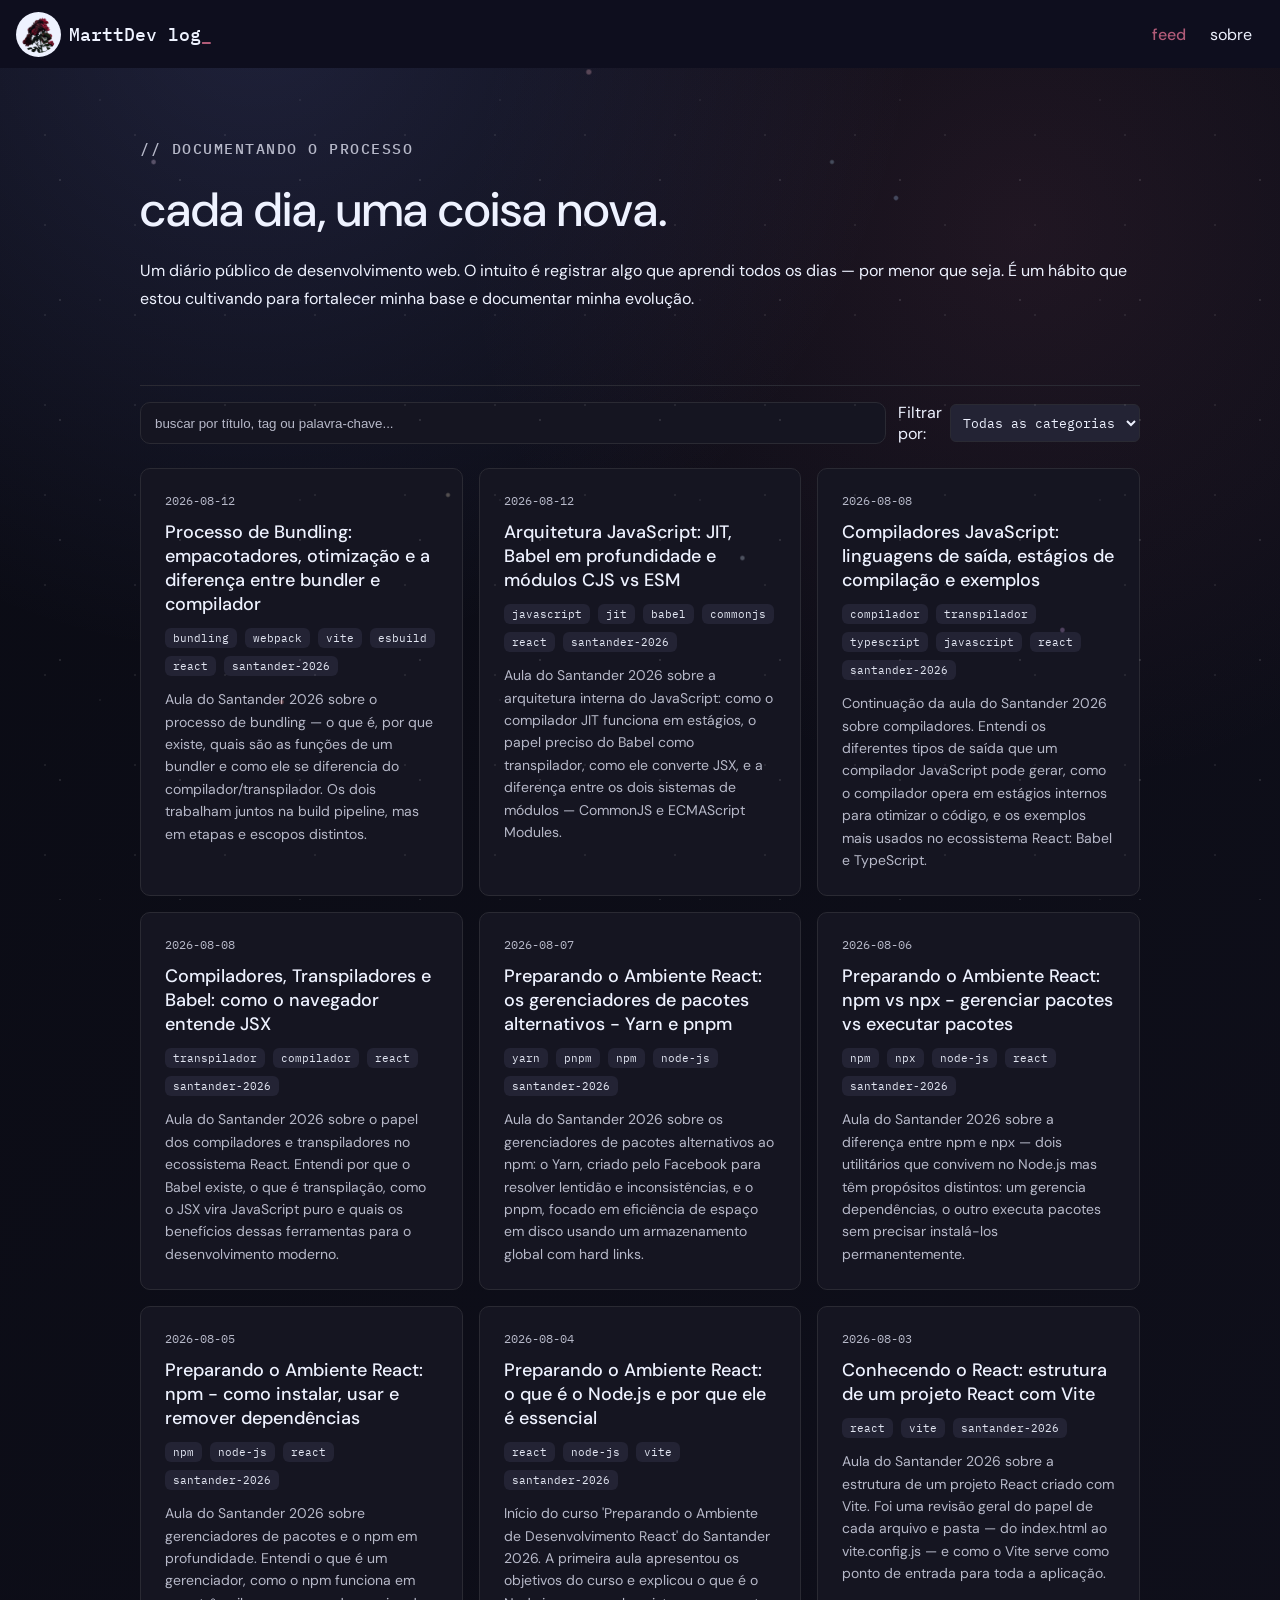
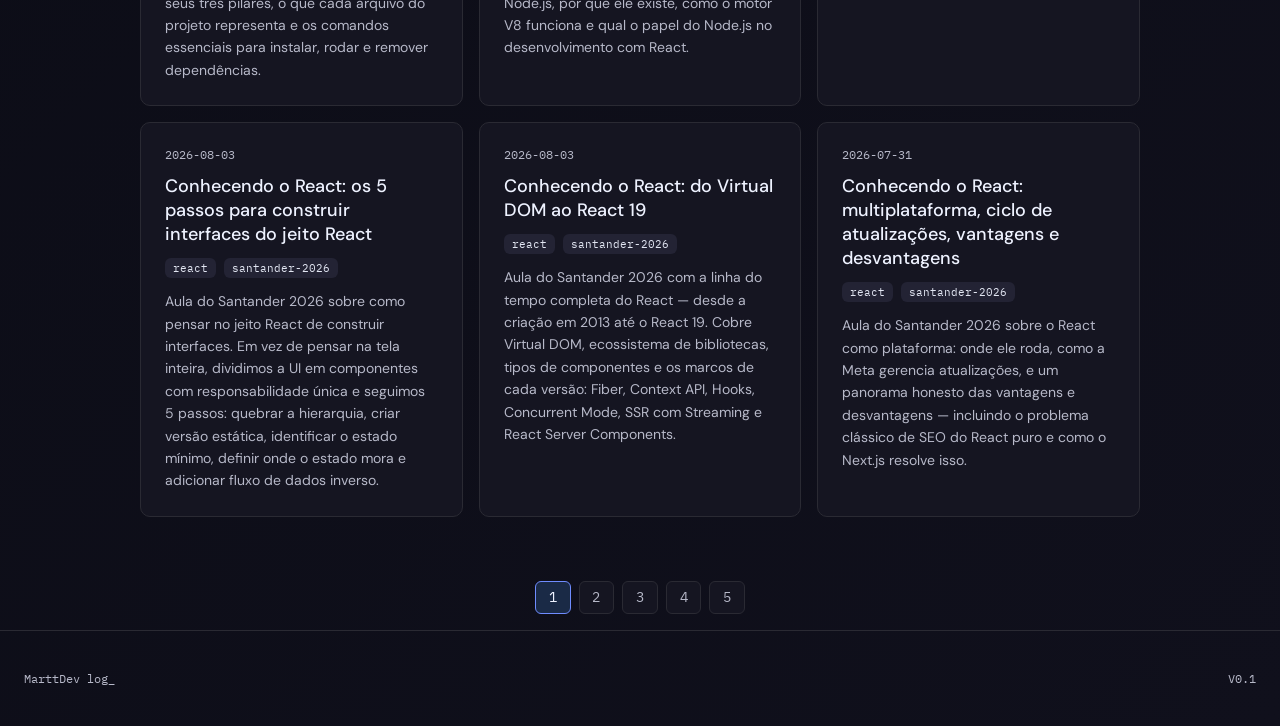
<file: index.html>
<!DOCTYPE html>
<html lang="pt-BR">
<head>
    <meta charset="UTF-8">
    <meta name="viewport" content="width=device-width, initial-scale=1.0">
    <title>MarttDev log_ — feed de aprendizado</title>

    <link rel="shortcut icon" href="assets/favicon.png" type="image/x-icon">
    <link rel="stylesheet" href="styles/base.css">
    <link rel="stylesheet" href="styles/header.css">
    <link rel="stylesheet" href="styles/hero.css">
    <link rel="stylesheet" href="styles/entries-grid.css">
    <link rel="stylesheet" href="styles/toolbar.css">

    <link rel="stylesheet" href="https://cdnjs.cloudflare.com/ajax/libs/font-awesome/6.4.2/css/all.min.css">
</head>
<body data-page="feed">
    <header class="header">
        <div class="logo">
            <img src="assets/logo-img.png" alt="Imagem de rosas vermelhas">
            <a href="index.html">MarttDev log<span>_</span></a>
        </div>

        <nav class="menu">
            <ul>
                <li data-link="feed"><a href="index.html">feed</a></li>
                <li data-link="about"><a href="sobre.html">sobre</a></li>
            </ul>
        </nav>
    </header>

    <main>
        <section class="hero">
            <p class="eyebrow">// Documentando o processo</p>

            <h1>cada dia, uma coisa nova.</h1>
            <p>Um diário público de desenvolvimento web. O intuito é registrar algo que aprendi todos os dias — por menor que seja. É um hábito que estou cultivando para fortalecer minha base e documentar minha evolução.</p>
        </section>

        <div class="toolbar">
            <input type="text" class="search-input" id="search-input" placeholder="buscar por título, tag ou palavra-chave...">
            <div class="tags-container">
                <label for="tag-filter">Filtrar por:</label>
                <select name="tag-filter" class="tag-select" id="tag-filter"></select>
            </div>
        </div>

        <div class="entries-grid" id="entries-container"></div>
        <div id="pagination-container" class="pagination"></div>
    </main>

    <footer>
        <span>MarttDev log_</span>
        <span>V0.1</span>
    </footer>
    
    <script src="scripts/api.js"></script>
    <script src="scripts/main.js"></script>
</body>
</html>
</file>
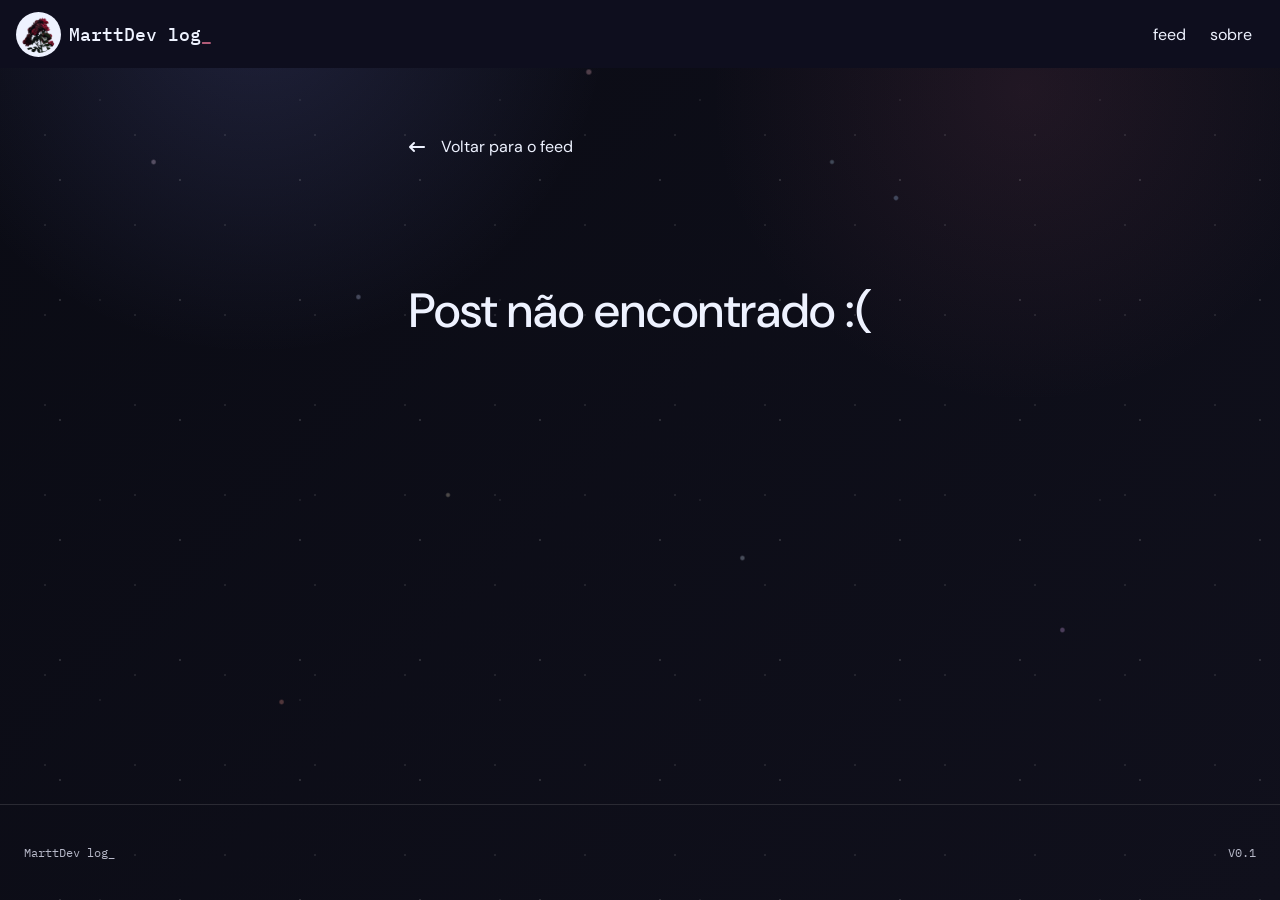
<file: post.html>
<!DOCTYPE html>
<html lang="pt-BR">
<head>
    <meta charset="UTF-8">
    <meta name="viewport" content="width=device-width, initial-scale=1.0">
    <title id="page-title">Carregando post...</title>

    <link rel="shortcut icon" href="assets/favicon.png" type="image/x-icon">
    <link rel="stylesheet" href="styles/base.css">
    <link rel="stylesheet" href="styles/header.css">
    <link rel="stylesheet" href="styles/post.css">
    <link rel="stylesheet" href="https://cdnjs.cloudflare.com/ajax/libs/font-awesome/6.4.2/css/all.min.css">
</head>
<body>
    <header class="header">
        <div class="logo">
            <img src="assets/logo-img.png" alt="Imagem de rosas vermelhas">
            <a href="index.html">MarttDev log<span>_</span></a>
        </div>

        <nav class="menu">
            <ul>
                <li data-link="feed"><a href="index.html">feed</a></li>
                <li data-link="about"><a href="sobre.html">sobre</a></li>
            </ul>
        </nav>
    </header>

    <main>
        <article class="post-content">
            <a href="index.html" class="back-link">
                <i class="fa-solid fa-arrow-left-long"></i>
                <span>Voltar para o feed</span> 
            </a>

            <header class="post-header">
                <span id="post-date" class="date"></span>
                <h1 id="post-title"></h1>
                <div id="post-tags" class="tags"></div>
            </header>

            <div id="post-body" class="content"></div>
        </article>
    </main>

    <footer>
        <span>MarttDev log_</span>
        <span>V0.1</span>
    </footer>

    <script src="scripts/api.js"></script>
    <script src="scripts/post.js"></script>
</body>
</html>
</file>
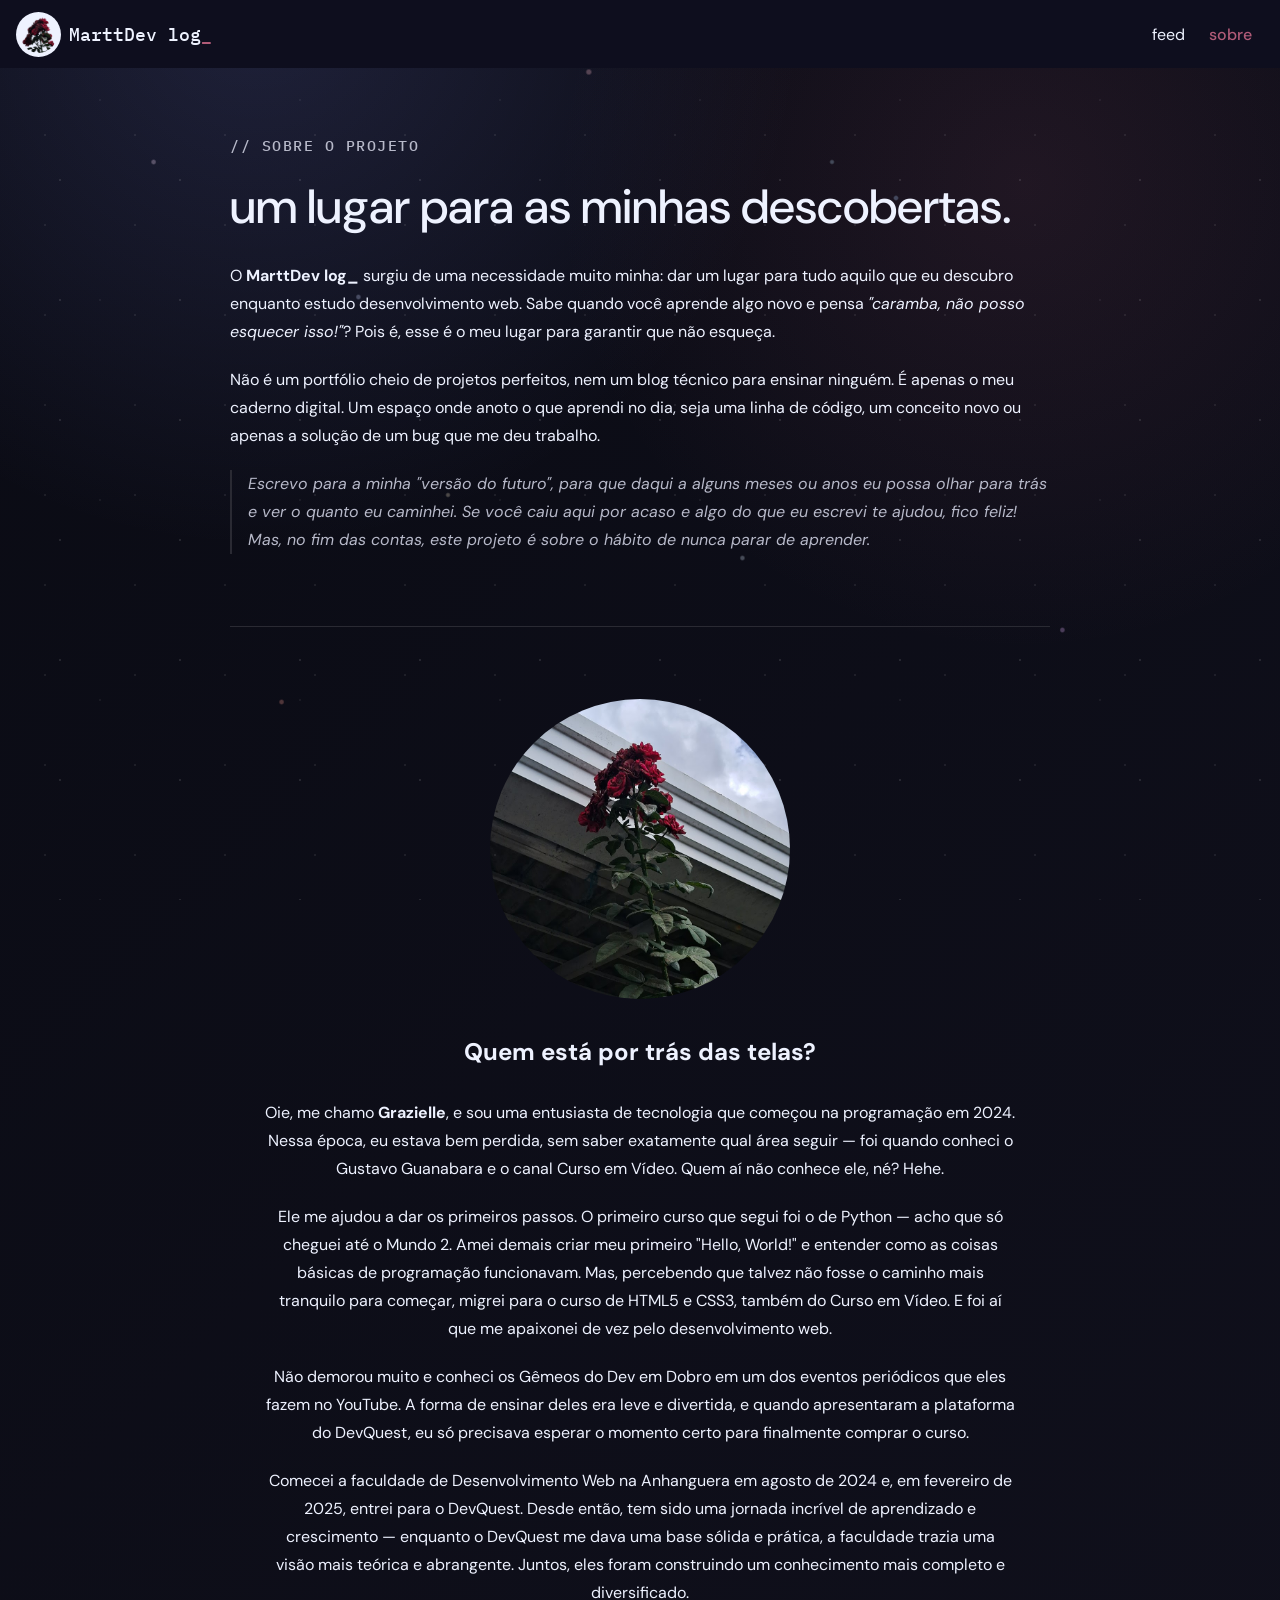
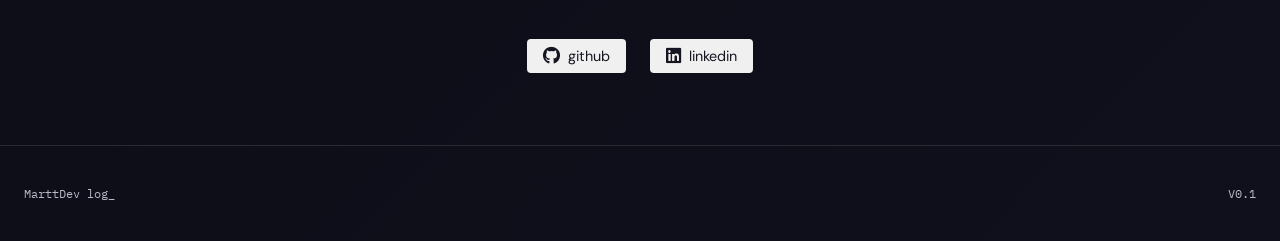
<file: sobre.html>
<!DOCTYPE html>
<html lang="pt-BR">

<head>
    <meta charset="UTF-8">
    <meta name="viewport" content="width=device-width, initial-scale=1.0">
    <title>Sobre MarttDev log_</title>

    <link rel="shortcut icon" href="assets/favicon.png" type="image/x-icon">
    <link rel="stylesheet" href="styles/base.css">
    <link rel="stylesheet" href="styles/header.css">
    <link rel="stylesheet" href="styles/hero.css">
    <link rel="stylesheet" href="styles/about.css">

    <link rel="stylesheet" href="https://cdnjs.cloudflare.com/ajax/libs/font-awesome/6.4.2/css/all.min.css">
</head>

<body data-page="about">
    <header class="header">
        <div class="logo">
            <img src="assets/logo-img.png" alt="Imagem de rosas vermelhas">
            <a href="index.html">MarttDev log<span>_</span></a>
        </div>

        <nav class="menu">
            <ul>
                <li data-link="feed"><a href="index.html">feed</a></li>
                <li data-link="about"><a href="sobre.html">sobre</a></li>
            </ul>
        </nav>
    </header>

    <main>
        <article class="about">
            <p class="eyebrow">// Sobre o Projeto</p>
            <h1>um lugar para as minhas descobertas.</h1>

            <div class="content">
                <p>
                    O <strong>MarttDev log_</strong> surgiu de uma necessidade muito minha: dar um lugar para tudo
                    aquilo que eu descubro enquanto estudo desenvolvimento web. Sabe quando você aprende algo novo e
                    pensa <em>"caramba, não posso esquecer isso!"</em>? Pois é, esse é o meu lugar para garantir que não
                    esqueça.
                </p>

                <p>
                    Não é um portfólio cheio de projetos perfeitos, nem um blog técnico para ensinar ninguém. É apenas o
                    meu caderno digital. Um espaço onde anoto o que aprendi no dia, seja uma linha de código, um
                    conceito novo ou apenas a solução de um bug que me deu trabalho.
                </p>

                <p class="muted">
                    Escrevo para a minha "versão do futuro", para que daqui a alguns meses ou anos eu possa olhar para
                    trás e ver o quanto eu caminhei. Se você caiu aqui por acaso e algo do que eu escrevi te ajudou,
                    fico feliz! Mas, no fim das contas, este projeto é sobre o hábito de nunca parar de aprender.
                </p>
            </div>
        </article>

        <section class="author-section">
            <div class="author-image">
                <img src="assets/foto-rosas-vermelhas.jpg" alt="Foto de rosas vermelhas que eu mesma tirei">
            </div>

            <div class="author-info">
                <h2>Quem está por trás das telas?</h2>
                <div class="content">
                    <p>
                        Oie, me chamo <strong>Grazielle</strong>, e sou uma entusiasta de tecnologia que
                        começou na programação em 2024. Nessa época, eu estava bem perdida, sem saber exatamente qual
                        área seguir — foi quando conheci o Gustavo Guanabara e o canal Curso em Vídeo. Quem aí não
                        conhece ele, né? Hehe.
                    </p>
                    <p>
                        Ele me ajudou a dar os primeiros passos. O primeiro curso que segui foi o de Python — acho que
                        só cheguei até o Mundo 2. Amei demais criar meu primeiro "Hello, World!" e entender como as
                        coisas básicas de programação funcionavam. Mas, percebendo que talvez não fosse o caminho mais
                        tranquilo para começar, migrei para o curso de HTML5 e CSS3, também do Curso em Vídeo. E foi aí
                        que me apaixonei de vez pelo desenvolvimento web.
                    </p>
                    <p>
                        Não demorou muito e conheci os Gêmeos do Dev em Dobro em um dos eventos periódicos que eles
                        fazem no YouTube. A forma de ensinar deles era leve e divertida, e quando apresentaram a
                        plataforma do DevQuest, eu só precisava esperar o momento certo para finalmente comprar o curso.
                    </p>
                    <p>
                        Comecei a faculdade de Desenvolvimento Web na Anhanguera em agosto de 2024 e, em fevereiro de
                        2025, entrei para o DevQuest. Desde então, tem sido uma jornada incrível de aprendizado e
                        crescimento — enquanto o DevQuest me dava uma base sólida e prática, a faculdade trazia uma
                        visão mais teórica e abrangente. Juntos, eles foram construindo um conhecimento mais completo e
                        diversificado.
                    </p>
                </div>

                <div class="author-social">
                    <a href="https://github.com/grazielle-marttdev" target="_blank" class="social-link" rel="noopener noreferrer">
                        <i class="fa-brands fa-github" ></i>
                        github
                    </a>
                    <a href="https://www.linkedin.com/in/grazielle-martins-557b61334/" target="_blank" class="social-link" rel="noopener noreferrer">
                        <i class="fa-brands fa-linkedin"></i>
                        linkedin
                    </a>
                </div>
            </div>

        </section>
    </main>

    <footer>
        <span>MarttDev log_</span>
        <span>V0.1</span>
    </footer>
</body>

</html>
</file>
<file: styles/base.css>
@import url('https://fonts.googleapis.com/css2?family=DM+Sans:ital,opsz,wght@0,9..40,100..1000;1,9..40,100..1000&family=IBM+Plex+Mono:ital,wght@0,100;0,200;0,300;0,400;0,500;0,600;0,700;1,100;1,200;1,300;1,400;1,500;1,600;1,700&display=swap');

:root {
    --background: #0e0e1e;
    --surface: #151521;

    --text: #eef2ff;
    --muted: #b7b9c9;

    --accent-blue: #6f8cff;
    --accent-wine: #b15b78;
    --accent-cosmic: #8b95ff;

    --tag-gray-text: #e2e6f2;
    --tag-gray-bg: #232334;
    --tag-blue-bg: #1a2a46;

    --success: #34d399;
    --warning: #fbbf24;
    --warning-dark: #f59e0b;
    --danger: #ff6b6b;
    
    --terminal-green: #32d74b;
    --terminal-yellow: #ffbf47;

    --border: #2a2a33;
    --border-hover: #3a3a48;

    --font-sans: "DM Sans",system-ui, sans-serif;
    --font-monospace: "IBM Plex Mono", ui-monospace, monospace;
}

* {
    margin: 0;
    padding: 0;
    box-sizing: border-box;
}

html {
    scrollbar-width: thin;
    scrollbar-color: rgba(111, 140, 255, 0.55) transparent;
}

body::-webkit-scrollbar,
html::-webkit-scrollbar {
    width: 10px;
    height: 10px;
}

body::-webkit-scrollbar-track, 
html::-webkit-scrollbar-track {
    background: transparent;
}

body::-webkit-scrollbar-thumb,
html::-webkit-scrollbar-thumb {
    background: linear-gradient(180deg, rgba(111, 140, 255, 0.75), rgba(177, 91, 120, 0.7));
    border-radius: 999px;
    border: 2px solid transparent;
    background-clip: padding-box;
}

body::-webkit-scrollbar-thumb:hover,
html::-webkit-scrollbar-thumb:hover {
    background: linear-gradient(180deg, rgba(139, 149, 255, 0.9), rgba(193, 109, 135, 0.85));
}

ul {
    list-style: none;
}

a {
    text-decoration: none;
    color: inherit;
}

body {
    font-family: var(--font-sans);
    background-color: var(--background);
    color: var(--text);
    display: flex;
    flex-direction: column;
    min-height: 100dvh;
    position: relative;
    overflow-x: hidden;
    background-image:
        radial-gradient(circle at 20% 0%, rgba(139, 149, 255, 0.16), transparent 26%),
        radial-gradient(circle at 80% 10%, rgba(177, 91, 120, 0.12), transparent 24%),
        linear-gradient(135deg, #0a0b14 0%, #10101c 100%);
}

body::before {
    content: "";
    position: fixed;
    inset: 0;
    pointer-events: none;
    background-image:
        radial-gradient(circle, rgba(255,255,255,0.85) 1px, transparent 1px),
        radial-gradient(circle, rgba(255,255,255,0.6) 1px, transparent 1px),
        radial-gradient(circle, rgba(255,255,255,0.45) 1px, transparent 1px);
    background-size: 120px 120px, 90px 90px, 200px 200px;
    opacity: 0.12;
}

body::after {
    content: "";
    position: fixed;
    inset: 0;
    pointer-events: none;
    background-image:
        radial-gradient(circle at 12% 18%, rgba(255, 225, 255, 1) 1.5px, transparent 3px),
        radial-gradient(circle at 28% 33%, rgba(203, 215, 255, 1) 1.5px, transparent 3px),
        radial-gradient(circle at 46% 8%, rgba(255, 190, 205, 1) 1.7px, transparent 3.5px),
        radial-gradient(circle at 70% 22%, rgba(176, 210, 255, 1) 1.5px, transparent 3px),
        radial-gradient(circle at 83% 70%, rgba(230, 180, 255, 1) 1.6px, transparent 3px),
        radial-gradient(circle at 22% 78%, rgba(255, 160, 150, 1) 1.5px, transparent 3px),
        radial-gradient(circle at 58% 62%, rgba(220, 235, 255, 1) 1.4px, transparent 3px),
        radial-gradient(circle at 35% 55%, rgba(255, 240, 210, 0.95) 1.2px, transparent 2.8px),
        radial-gradient(circle at 65% 18%, rgba(190, 230, 255, 0.95) 1.2px, transparent 2.8px);
    opacity: 0.28;
    animation: star-twinkle 4.5s ease-in-out infinite alternate;
}

@keyframes star-twinkle {
    0% { opacity: 0.30; }
    50% { opacity: 0.12; }
    100% { opacity: 0.30; }
}

main {
    flex: 1;
    padding: 0 1rem;
    max-width: 1032px;
    margin: 0 auto;
}

footer {
    font-family: var(--font-monospace);
    font-size: 0.75rem;
    display: flex;
    justify-content: space-between;
    align-items: center;
    padding: 2.5rem 1.5rem;
    color: var(--muted);
    border-top: 1px solid var(--border);
}

h1 {
    font-size: clamp(32px, 5vw, 48px);
    font-weight: 500;
    color: var(--text);
}

.content {
    display: flex;
    flex-direction: column;
    gap: 1.25rem;
    line-height: 1.75;
}

.eyebrow {
    font-family: var(--font-monospace);
    font-size: 0.9375rem;
    font-weight: 500;
    text-transform: uppercase;
    letter-spacing: 0.1em;
    color: var(--muted);
}

.tags {
    display: flex;
    flex-wrap: wrap;
    gap: 0.5rem;
    font-family: var(--font-monospace);
    font-size: 0.6875rem;
    color: var(--tag-gray-text);
}

.tags span {
    background-color: var(--tag-gray-bg);
    padding: 0.1875rem 0.5rem;
    border-radius: 6px;
}
</file>
<file: styles/header.css>
.header {
    position: fixed;
    left: 50%;
    transform: translateX(-50%);
    background-color: var(--background);
    display: flex;
    justify-content: space-between;
    width: 100%;
    height: 68px;
    padding: 1rem 1rem;
}

.logo {
    display: flex;
    align-items: center;
    gap: 0.5rem;
}

.logo a {
    font-family: var(--font-monospace);
    font-size: 0.9375rem;
    font-weight: 500;
}

.logo img {
    width: 45px;
    background-color: var(--text);
    border-radius: 50%;
    padding: 0.25rem;
}

.logo span {
    color: var(--accent-wine);
    animation: blink 1.5s step-end infinite; 
}

.menu ul {
    display: flex;
}

.menu ul li {
    font-size: 0.875rem;
    color: var(--text);
    padding: 0.5rem 0.75rem;
    border-radius: 10px;
    transition: background-color 0.2s ease-in-out;
    cursor: pointer;
}

body[data-page="feed"] [data-link="feed"] a,
body[data-page="about"] [data-link="about"] a {
    color: var(--accent-wine);
    font-weight: 500;
}

@keyframes blink {
    0%, 100% { opacity: 1; }
    50% { opacity: 0; }
}


@media (min-width: 640px) {
    .logo a {
        font-size: 1.125rem;
    }

    .menu ul li {
        font-size: 1rem;
    }
}
</file>
<file: styles/hero.css>
.hero {
    display: flex;
    flex-direction: column;
    gap: 1rem;
    padding: 8.5rem 0 4.5rem;
    margin-bottom: 1rem;
    color: var(--text);
    border-bottom: 1px solid var(--border);
}

.hero p {
    line-height: 1.75;
}
</file>
<file: styles/entries-grid.css>
.entries-grid {
    display: grid;
    grid-template-columns: repeat(auto-fill, minmax(300px, 1fr));
    gap: 1rem;
    margin-bottom: 4rem;
}

.entries-grid a {
    cursor: pointer;
}

.entries-grid .card {
    display: flex;
    flex-direction: column;
    gap: 0.75rem;
    height: 100%;
    background-color: var(--surface);
    border: 1px solid var(--border);
    border-radius: 10px;
    padding: 1.5rem;
    transition: border-color 0.15s ease-in-out;
}

.entries-grid .card:hover {
    border-color: var(--border-hover);
}

.card .date {
    font-family: var(--font-monospace);
    font-size: 0.75rem;
    color: var(--muted);
}

.card h2 {
    font-size: 1.125rem;
    font-weight: 500;
}

.card .summary {
    font-size: 0.875rem;
    color: var(--muted);
    line-height: 1.6;
}

.card.hidden {
    display: none;
}
</file>
<file: styles/toolbar.css>
.toolbar {
    display: flex;
    gap: 0.75rem;
    margin-bottom: 1.5rem;
}

.toolbar .search-input {
    background-color: var(--surface);
    color: var(--text);
    width: 100%;
    padding: 0.625rem 0.875rem;
    border: 1px solid var(--border);
    border-radius: 0.625rem;
    outline: none;
}

.toolbar .search-input::placeholder {
    color: var(--muted);
}

.toolbar .search-input:focus-visible {
    outline: 1px solid var(--border-hover);
}

.tags-container {
    display: flex;
    align-items: center;
    gap: 0.5rem;
}

.tag-select {
    background-color: var(--tag-gray-bg);
    color: var(--text);
    border: 1px solid var(--border);
    padding: 0.5rem;
    border-radius: 6px;
    font-family: var(--font-monospace);
    cursor: pointer;
    outline: none;
    scrollbar-width: thin;
    scrollbar-color: rgba(111, 140, 255, 0.55) transparent;
}

.tag-select::-webkit-scrollbar {
    width: 8px;
}

.tag-select::-webkit-scrollbar-thumb {
    background: rgba(111, 140, 255, 0.55);
    border-radius: 999px;
}

.tag-select:focus {
    border-color: var(--accent-blue);
}

@media (max-width: 600px) {
    .toolbar {
        flex-direction: column;
    }

    .tags-container {
        width: 100%;
        justify-content: space-between;
    }
}

/* Paginação */
.pagination {
    display: flex;
    justify-content: center;
    align-items: center;
    gap: 0.5rem;
    margin-top: 3rem;
    margin-bottom: 1rem;
}

.pagination button {
    background-color: var(--surface);
    color: var(--muted);
    border: 1px solid var(--border);
    padding: 0.4rem 0.8rem;
    border-radius: 6px;
    font-family: var(--font-monospace);
    font-size: 0.875rem;
    cursor: pointer;
    transition: all 0.2s ease;
}

.pagination button:hover {
    border-color: var(--border-hover);
    color: var(--text);
}

.pagination button.active {
    background-color: var(--tag-blue-bg);
    color: var(--text);
    border-color: var(--accent-blue);
}
</file>
<file: styles/post.css>
main .post-content {
    max-width: 840px;
    padding: 8.5rem 0 4.5rem;
    margin: 0 auto;
}

.post-content .back-link {
    display: flex;
    align-items: center;
    gap: 1rem;
}

.post-content .post-header {
    display: flex;
    flex-direction: column;
    gap: 1rem;
    margin: 2.5rem 0 2.5rem;
}

.post-header .date {
    font-family: var(--font-monospace);
    font-size: 0.75rem;
    color: var(--muted);
}

.post-content .content code {
    background: var(--surface);
    color: var(--accent-wine);
    font-family: var(--font-monospace);
    font-size: 0.875rem;
    font-weight: 500;
    border: 1px solid var(--border);
    border-radius: 4px;
    padding: 0.125rem 0.375rem;
    word-break: break-all;
}

.post-content .content h2 {
    font-family: var(--font-monospace);
    font-size: 1.25rem;
    margin-top: 2.5rem;
}

.post-content .content ul {
    list-style: disc;
    padding-left: 1.5rem;
    display: flex;
    flex-direction: column;
    gap: 0.5rem;
}

.post-content .content li {
    font-size: 0.9375rem;
    line-height: 1.6;
}

.post-content .content pre {
    background: #050505;
    border: 1px solid var(--border);
    border-radius: 8px;
    padding: 1.25rem;
    overflow-x: auto;
    margin: 1.5rem 0;
}

.post-content .content pre code {
    background: transparent;
    border: none;
    padding: 0;
    color: var(--text);
    font-size: 0.8125rem;
}

.post-content .code-block {
    display: flex;
    flex-direction: column;
    gap: 1rem;
    background: var(--surface);
    font-family: var(--font-monospace);
    font-size: 0.875rem;
    color: var(--accent-wine);
    padding: 1rem;
    border: 1px solid var(--border);
}

.post-content .content a {
    color: var(--accent-blue);
    font-weight: 500;
}

.post-content .content a:hover {
    text-decoration: underline;
}

.post-content .content ol {
    padding-left: 1.125rem;
}

/* --- Novos Estilos para Registros Especiais --- */

/* Callout */
.callout {
    border-left: 3px solid var(--accent-wine);
    padding: 1.25rem 1.5rem;
    background: var(--surface);
    border-radius: 0 8px 8px 0;
}

.callout p {
    margin: 0;
    font-size: 0.9375rem;
}

.callout strong {
    color: var(--text);
}

/* Callout Variants */
.callout.blue {
    border-left-color: var(--accent-blue);
}

.callout.orange {
    border-left-color: var(--warning-dark);
}

/* Grid de Áreas */
.areas-grid {
    display: grid;
    grid-template-columns: 1fr 1fr;
    gap: 1rem;
    margin-top: 2rem;
}

@media (max-width: 640px) {
    .areas-grid { grid-template-columns: 1fr; }
}

.area-card {
    background: var(--surface);
    border: 1px solid var(--border);
    border-radius: 8px;
    padding: 1.25rem;
    transition: border-color 0.2s;
}

.area-card:hover { border-color: var(--border-hover); }

.area-card-label {
    font-family: var(--font-monospace);
    font-size: 0.625rem;
    letter-spacing: 0.1em;
    text-transform: uppercase;
    margin-bottom: 0.5rem;
}

.area-card-label.green { color: var(--success); }
.area-card-label.blue { color: var(--accent-blue); }
.area-card-label.orange { color: var(--warning); }
.area-card-label.red { color: var(--accent-wine); }

.area-card h4 {
    font-size: 1rem;
    font-weight: 500;
    color: var(--text);
    margin-bottom: 0.5rem;
}

.area-card p {
    font-size: 0.8125rem;
    color: var(--muted);
    margin: 0;
    line-height: 1.6;
}

.versus {
    display: grid;
    grid-template-columns: 1fr auto 1fr;
    border: 1px solid var(--border);
    border-radius: 10px;
    overflow: hidden;
}

@media (max-width: 768px) {
    .versus { grid-template-columns: 1fr; }
    .versus-divider { padding: 0.5rem 0 !important; border-top: 1px solid var(--border); border-bottom: 1px solid var(--border); }
}

.versus-side {
    padding: 1.5rem;
    background: var(--surface);
}

.versus-side.red-side { background: rgba(142, 37, 62, 0.05); }
.versus-side.blue-side { background: rgba(45, 95, 168, 0.05); }

.versus-label {
    font-family: var(--font-monospace);
    font-size: 0.75rem;
    letter-spacing: 0.1em;
    text-transform: uppercase;
    margin-bottom: 1rem;
}

.versus-label.red { color: var(--accent-wine); }
.versus-label.blue { color: var(--accent-blue); }

.versus-divider {
    background: var(--surface);
    display: flex;
    align-items: center;
    justify-content: center;
    padding: 0 1rem;
    font-family: var(--font-monospace);
    font-size: 0.75rem;
    color: var(--muted);
    border-left: 1px solid var(--border);
    border-right: 1px solid var(--border);
}

.versus-list {
    list-style: none;
    display: flex;
    flex-direction: column;
    gap: 0.5rem;
}

.versus-list li {
    font-size: 0.8125rem;
    color: var(--text);
    display: flex;
    align-items: flex-start;
    gap: 0.5rem;
}

.versus-list li::before {
    content: '–';
    color: var(--muted);
}

/* Terminal */
.terminal {
    background: #050505;
    border: 1px solid var(--border);
    border-radius: 8px;
    overflow: hidden;
}

.terminal-bar {
    background: #111;
    padding: 0.625rem 1rem;
    display: flex;
    align-items: center;
    gap: 0.5rem;
    border-bottom: 1px solid var(--border);
}

.terminal-dot {
    width: 10px;
    height: 10px;
    border-radius: 50%;
}

.t-red { background: var(--danger); }
.t-yellow { background: var(--terminal-yellow); }
.t-green { background: var(--terminal-green); }

.terminal-title {
    font-family: var(--font-monospace);
    font-size: 0.6875rem;
    color: var(--muted);
    margin-left: 0.5rem;
}

.terminal-body {
    padding: 1.25rem;
    font-family: var(--font-monospace);
    font-size: 0.8125rem;
    line-height: 1.8;
}

.t-prompt { color: var(--success); }
.t-cmd { color: var(--text); }
.t-output { color: var(--muted); }
.t-highlight { color: var(--accent-blue); }
.t-warn { color: var(--warning); }

/* Quote Block */
.quote-block {
    padding: 1.5rem;
    background: var(--surface);
    border: 1px solid var(--border);
    border-radius: 10px;
    border-left: 4px solid var(--accent-wine);
}

.quote-block p {
    font-size: 1rem;
    font-style: italic;
    color: var(--text);
    line-height: 1.5;
    margin-bottom: 0.75rem !important;
}

.quote-author {
    font-family: var(--font-monospace);
    font-size: 0.75rem;
    color: var(--muted);
}
</file>
<file: styles/about.css>
main .about {
    max-width: 820px;
    padding: 8.5rem 0 0;
    margin: 0 auto 4.5rem;
}

.about .eyebrow {
    margin-bottom: 1.25rem;
}

.about h1 {
    margin-bottom: 1.5rem;
}

.about .muted {
    font-style: italic;
    color: var(--muted);
    border-left: 2px solid var(--border);
    padding-left: 1rem;
}

.author-section {
    display: flex;
    flex-direction: column;
    align-items: center;

    gap: 2rem;
    text-align: center;
    padding: 4.5rem 0 4.5rem;
    border-top: 1px solid var(--border);
}

.author-image img {
    max-width: 300px;
    border-radius: 50%;
}

.author-info h2 {
    margin-bottom: 2rem;
}

.author-info .content {
    max-width: 750px;
    margin-bottom: 2rem;
}

.author-social {
    display: flex;
    justify-content: center;
    gap: 1.5rem;
}

.author-social .social-link {
    display: flex;
    align-items: center;
    gap: 0.5rem;
    background-color: #f0f0f0;
    color: var(--surface);
    font-size: 0.9rem;
    padding: 0.5rem 1rem;
    border-radius: 4px;
    transition: all 0.3s ease;
}

.author-social .social-link:hover {
    transform: translateY(-2px);
}

.author-social .social-link i {
    font-size: 1.1rem;
}
</file>
